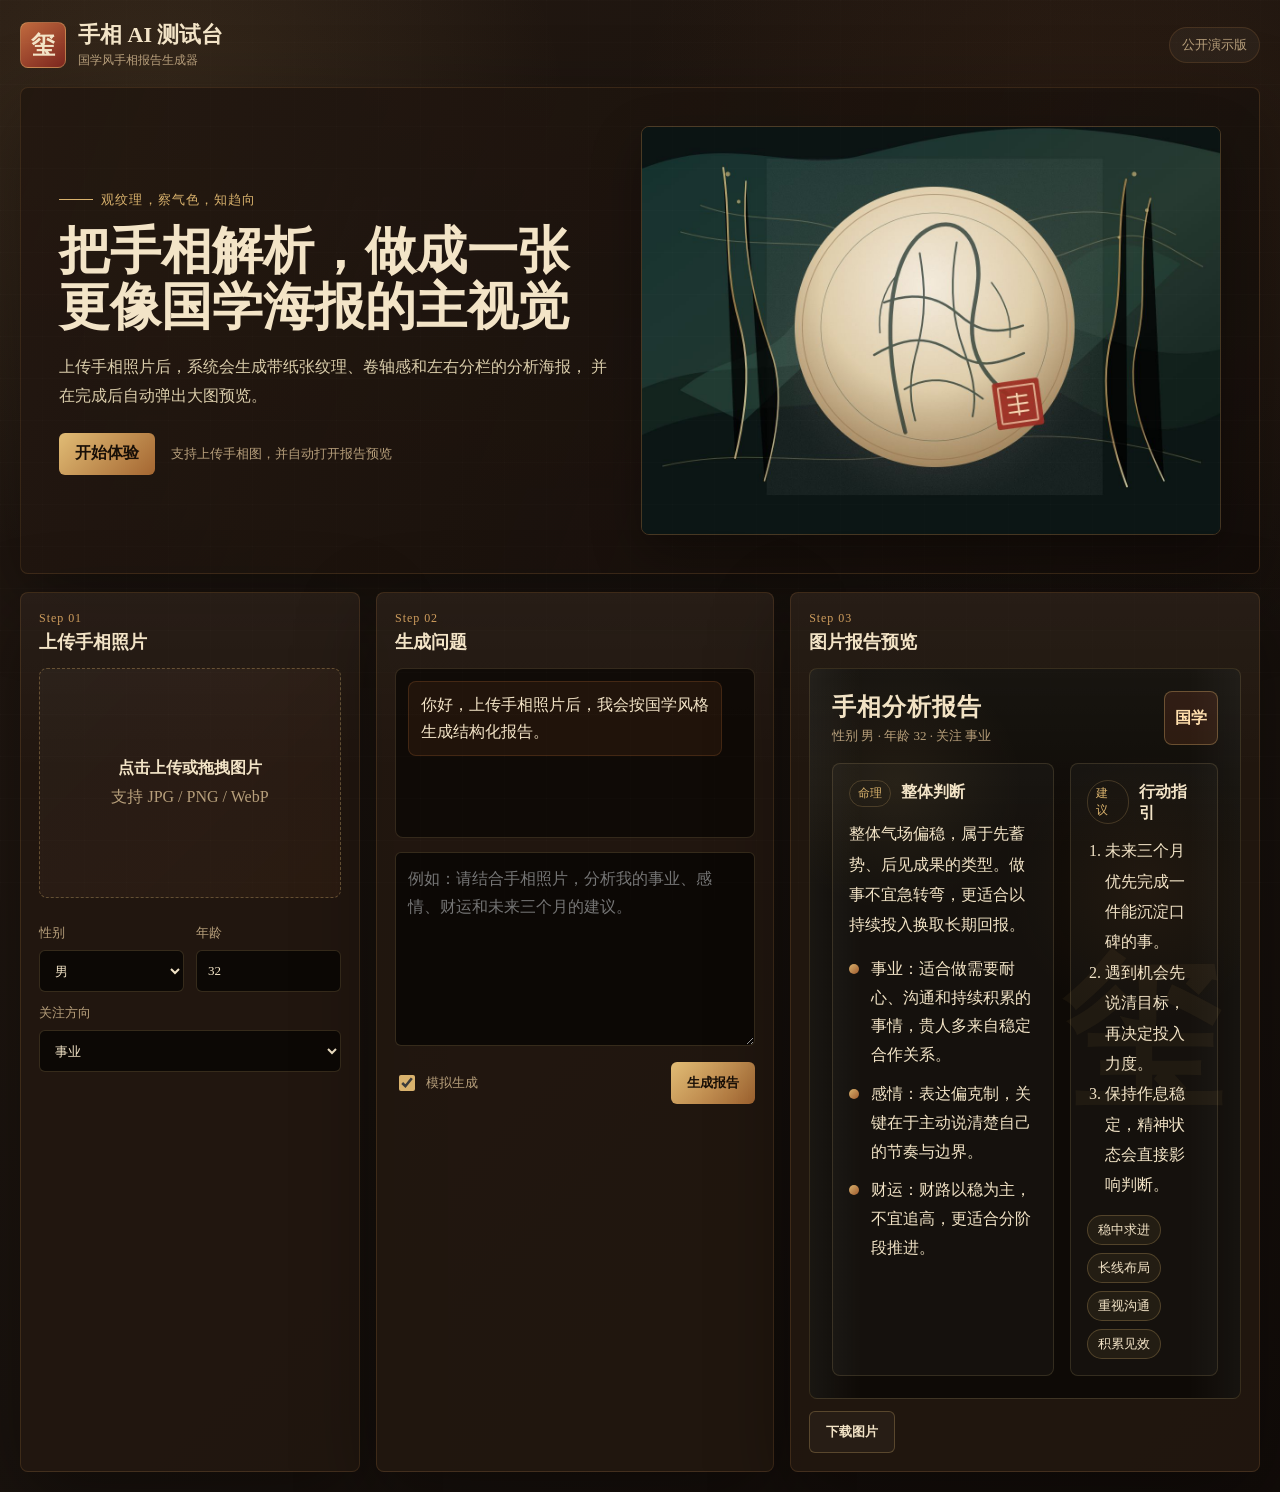
<file: index.html>
﻿<!doctype html>
<html lang="zh-CN">
  <head>
    <meta charset="utf-8" />
    <meta name="viewport" content="width=device-width, initial-scale=1, viewport-fit=cover" />
    <meta name="theme-color" content="#1a130e" />
    <title>手相 AI 测试台</title>
    <link rel="stylesheet" href="assets/styles.css" />
  </head>
  <body>
    <div class="shell">
      <header class="topbar">
        <div class="brand">
          <div class="brand-mark">玺</div>
          <div>
            <div class="brand-name">手相 AI 测试台</div>
            <div class="brand-sub">国学风手相报告生成器</div>
          </div>
        </div>
        <div class="status-pill" id="apiStatus">检测中</div>
      </header>

      <section class="hero">
        <div class="hero-copy">
          <div class="hero-kicker">观纹理，察气色，知趋向</div>
          <h1>把手相解析，做成一张更像国学海报的主视觉</h1>
          <p>
            上传手相照片后，系统会生成带纸张纹理、卷轴感和左右分栏的分析海报，
            并在完成后自动弹出大图预览。
          </p>
          <div class="hero-actions">
            <a class="primary-link" href="#workbench">开始体验</a>
            <span class="hero-note">支持上传手相图，并自动打开报告预览</span>
          </div>
        </div>
        <div class="hero-media">
          <img src="assets/guoxue-hero.png" alt="国学风手相分析主图" />
        </div>
      </section>

      <main class="grid" id="workbench">
        <section class="panel">
          <div class="panel-head">
            <div class="step">Step 01</div>
            <h2>上传手相照片</h2>
          </div>
          <label class="upload-box" id="dropzone">
            <input id="photoInput" type="file" accept="image/*" capture="environment" />
            <img id="photoPreview" alt="手相照片预览" />
            <div class="upload-copy" id="uploadCopy">
              <strong>点击上传或拖拽图片</strong>
              <span>支持 JPG / PNG / WebP</span>
            </div>
          </label>

          <div class="field-row">
            <label class="field">
              <span>性别</span>
              <select id="gender">
                <option>男</option>
                <option>女</option>
              </select>
            </label>
            <label class="field">
              <span>年龄</span>
              <input id="age" type="number" min="1" max="120" value="32" />
            </label>
          </div>

          <label class="field">
            <span>关注方向</span>
            <select id="focus">
              <option>事业</option>
              <option>感情</option>
              <option>财运</option>
              <option>健康</option>
              <option>综合</option>
            </select>
          </label>
        </section>

        <section class="panel">
          <div class="panel-head">
            <div class="step">Step 02</div>
            <h2>生成问题</h2>
          </div>
          <div class="chat-log" id="chatLog">
            <div class="bubble assistant">你好，上传手相照片后，我会按国学风格生成结构化报告。</div>
          </div>
          <textarea id="prompt" rows="6" placeholder="例如：请结合手相照片，分析我的事业、感情、财运和未来三个月的建议。"></textarea>
          <div class="toolbar">
            <label class="toggle">
              <input id="mockMode" type="checkbox" checked />
              <span>模拟生成</span>
            </label>
            <button id="sendBtn" class="primary-btn" type="button">生成报告</button>
          </div>
          <div class="progress-wrap" id="progressWrap" hidden>
            <div class="progress-title" id="progressText">正在生成</div>
            <div class="progress-bar">
              <div class="progress-fill" id="progressFill"></div>
            </div>
          </div>
        </section>

        <section class="panel panel-report">
          <div class="panel-head">
            <div class="step">Step 03</div>
            <h2>图片报告预览</h2>
          </div>
          <div class="report-card" id="reportCard">
            <div class="report-watermark">玺</div>
            <div class="report-top">
              <div>
                <div class="report-title">手相分析报告</div>
                <div class="report-sub" id="reportMeta">等待生成</div>
              </div>
              <div class="report-seal">国学</div>
            </div>
            <div class="report-body" id="reportBody">
              <div class="report-empty">生成后，这里会以图片化版式展示结果。</div>
            </div>
          </div>
          <div class="action-row">
            <button id="downloadBtn" class="secondary-btn" type="button">下载图片</button>
          </div>
        </section>
      </main>
    </div>

    <div class="preview-modal" id="previewModal" hidden>
      <div class="preview-sheet">
        <div class="preview-bar">
          <div class="preview-copy">
            <h3 id="previewTitle">手相分析报告</h3>
            <p id="previewMeta">大图预览</p>
          </div>
          <div class="preview-actions">
            <button id="previewDownload" class="secondary-btn" type="button">下载</button>
            <button id="previewClose" class="primary-btn" type="button">关闭</button>
          </div>
        </div>
        <img id="previewCanvas" class="preview-image" alt="报告大图预览" />
      </div>
    </div>

    <script src="assets/app.js"></script>
  </body>
</html>
</file>
<file: assets/styles.css>
:root {
  color-scheme: dark;
  --bg: #1a130e;
  --panel: rgba(34, 23, 16, 0.92);
  --panel-2: rgba(21, 15, 11, 0.92);
  --line: rgba(146, 103, 55, 0.26);
  --text: #f3e4c7;
  --muted: #b79f7b;
  --accent: #d9b26d;
  --accent-2: #9f5b2e;
  --shadow: 0 26px 80px rgba(0, 0, 0, 0.38);
}

* { box-sizing: border-box; }

html, body {
  margin: 0;
  min-width: 320px;
  font-family: "Noto Serif SC", "Songti SC", "STSong", "Microsoft YaHei", serif;
  background:
    radial-gradient(circle at 12% 10%, rgba(217, 178, 109, 0.12), transparent 24%),
    radial-gradient(circle at 86% 12%, rgba(159, 91, 46, 0.12), transparent 28%),
    linear-gradient(135deg, #231811 0%, #1a130e 52%, #120c09 100%);
  color: var(--text);
}

body::before {
  content: "";
  position: fixed;
  inset: 0;
  pointer-events: none;
  background-image:
    linear-gradient(rgba(255,255,255,0.025) 1px, transparent 1px),
    linear-gradient(90deg, rgba(255,255,255,0.018) 1px, transparent 1px);
  background-size: 42px 42px;
  opacity: 0.55;
}

.shell {
  width: min(1500px, 100%);
  margin: 0 auto;
  padding: 20px;
}

.topbar {
  display: flex;
  justify-content: space-between;
  align-items: center;
  gap: 16px;
  margin-bottom: 18px;
}

.brand {
  display: flex;
  align-items: center;
  gap: 12px;
}

.brand-mark {
  width: 46px;
  height: 46px;
  display: grid;
  place-items: center;
  border: 1px solid rgba(217, 178, 109, 0.42);
  border-radius: 8px;
  background: linear-gradient(145deg, #c06a3e, #7c261e);
  font-size: 24px;
  font-weight: 800;
}

.brand-name { font-size: 22px; font-weight: 800; }
.brand-sub { color: var(--muted); font-size: 12px; margin-top: 2px; }

.status-pill {
  padding: 8px 12px;
  border: 1px solid var(--line);
  border-radius: 999px;
  background: rgba(255,255,255,0.04);
  color: var(--muted);
  font-size: 13px;
}

.grid {
  display: grid;
  grid-template-columns: 340px minmax(360px, 1fr) minmax(400px, 1.18fr);
  gap: 16px;
}

.hero {
  display: grid;
  grid-template-columns: minmax(0, 0.98fr) minmax(320px, 1.02fr);
  gap: 24px;
  align-items: center;
  min-height: clamp(360px, 48vh, 560px);
  margin-bottom: 18px;
  padding: clamp(20px, 3vw, 44px);
  border: 1px solid var(--line);
  border-radius: 8px;
  background:
    linear-gradient(110deg, rgba(34, 23, 16, 0.96), rgba(18, 12, 9, 0.76)),
    linear-gradient(180deg, rgba(217, 178, 109, 0.08), transparent);
  box-shadow: var(--shadow);
  overflow: hidden;
}

.hero-copy { position: relative; z-index: 1; }

.hero-kicker {
  display: inline-flex;
  align-items: center;
  gap: 8px;
  color: var(--accent);
  font-size: 13px;
  letter-spacing: 0.08em;
}

.hero-kicker::before {
  content: "";
  width: 34px;
  height: 1px;
  background: var(--accent);
}

.hero h1 {
  max-width: 640px;
  margin: 14px 0 14px;
  font-size: clamp(34px, 4vw, 62px);
  line-height: 1.1;
}

.hero p {
  max-width: 560px;
  margin-bottom: 22px;
  color: #dacdab;
  font-size: 16px;
  line-height: 1.85;
}

.hero-actions {
  display: flex;
  flex-wrap: wrap;
  gap: 12px 16px;
  align-items: center;
}

.primary-link {
  display: inline-flex;
  min-height: 42px;
  align-items: center;
  justify-content: center;
  padding: 0 16px;
  border-radius: 6px;
  background: linear-gradient(135deg, #e1bc75, #a46631);
  color: #180f07;
  text-decoration: none;
  font-weight: 800;
}

.hero-note {
  color: var(--muted);
  font-size: 13px;
}

.hero-media { margin: 0; align-self: stretch; }

.hero-media img {
  display: block;
  width: 100%;
  height: 100%;
  min-height: 320px;
  object-fit: cover;
  border: 1px solid rgba(217, 178, 109, 0.24);
  border-radius: 8px;
  box-shadow: 0 18px 50px rgba(0,0,0,0.3);
}

.panel {
  min-height: 420px;
  padding: 18px;
  border: 1px solid var(--line);
  border-radius: 8px;
  background: linear-gradient(180deg, rgba(255,255,255,0.03), transparent 180px), var(--panel);
  box-shadow: var(--shadow);
}

.panel-head { margin-bottom: 14px; }
.step { color: #cf9d5d; font-size: 12px; letter-spacing: 0.08em; }
h2 { margin: 4px 0 0; font-size: 18px; }

.upload-box {
  position: relative;
  display: grid;
  place-items: center;
  min-height: 230px;
  border: 1px dashed rgba(217, 178, 109, 0.34);
  border-radius: 8px;
  overflow: hidden;
  cursor: pointer;
  background: linear-gradient(135deg, rgba(255,255,255,0.03), rgba(159,91,46,0.08));
}

.upload-box input {
  position: absolute;
  inset: 0;
  opacity: 0;
  cursor: pointer;
}

#photoPreview {
  display: none;
  position: absolute;
  inset: 0;
  width: 100%;
  height: 100%;
  object-fit: cover;
}

.upload-copy {
  display: grid;
  gap: 8px;
  justify-items: center;
  text-align: center;
  z-index: 1;
  color: var(--muted);
}

.upload-copy strong { color: var(--text); }

.field-row {
  display: grid;
  grid-template-columns: repeat(2, minmax(0, 1fr));
  gap: 12px;
  margin-top: 14px;
}

.field {
  display: grid;
  gap: 8px;
  margin-top: 12px;
  color: var(--muted);
  font-size: 13px;
}

input, select, textarea {
  width: 100%;
  border: 1px solid rgba(219, 184, 122, 0.2);
  border-radius: 6px;
  background: rgba(9, 6, 4, 0.84);
  color: var(--text);
  font: inherit;
  outline: none;
}

input, select { min-height: 42px; padding: 9px 11px; }
textarea { min-height: 142px; padding: 12px; resize: vertical; line-height: 1.75; margin-top: 14px; }
input:focus, select:focus, textarea:focus { box-shadow: 0 0 0 3px rgba(217, 178, 109, 0.12); border-color: rgba(217, 178, 109, 0.5); }

.chat-log {
  min-height: 170px;
  padding: 12px;
  border: 1px solid rgba(219, 184, 122, 0.18);
  border-radius: 8px;
  background: rgba(9, 6, 4, 0.72);
}

.bubble {
  max-width: 94%;
  margin-bottom: 10px;
  padding: 10px 12px;
  border-radius: 8px;
  line-height: 1.65;
  white-space: pre-wrap;
}

.bubble.assistant { background: rgba(159, 91, 46, 0.12); border: 1px solid rgba(159, 91, 46, 0.28); }
.bubble.user { margin-left: auto; background: rgba(217, 178, 109, 0.1); border: 1px solid rgba(217, 178, 109, 0.26); }

.toolbar, .action-row {
  display: flex;
  justify-content: space-between;
  gap: 12px;
  align-items: center;
  margin-top: 12px;
}

.toggle {
  display: inline-flex;
  align-items: center;
  gap: 8px;
  color: var(--muted);
  font-size: 13px;
}

.toggle input { width: 16px; min-height: 16px; accent-color: var(--accent); }

.primary-btn, .secondary-btn {
  min-height: 42px;
  padding: 0 16px;
  border-radius: 6px;
  font-weight: 800;
  cursor: pointer;
}

.primary-btn {
  border: 0;
  background: linear-gradient(135deg, #e1bc75, #a46631);
  color: #180f07;
}

.secondary-btn {
  border: 1px solid rgba(217, 178, 109, 0.28);
  background: rgba(255,255,255,0.03);
  color: var(--text);
}

.primary-btn:disabled { cursor: wait; opacity: 0.75; }

.progress-wrap {
  margin-top: 12px;
  padding: 12px;
  border: 1px solid rgba(219, 184, 122, 0.18);
  border-radius: 8px;
  background: rgba(9, 6, 4, 0.74);
}

.progress-title {
  margin-bottom: 10px;
  color: var(--muted);
  font-size: 13px;
}

.progress-bar {
  height: 8px;
  overflow: hidden;
  border-radius: 999px;
  background: rgba(255,255,255,0.06);
}

.progress-fill {
  width: 0%;
  height: 100%;
  border-radius: inherit;
  background: linear-gradient(90deg, #9f5b2e, #d9b26d, #8bb48a);
  transition: width 160ms linear;
}

.panel-report { display: flex; flex-direction: column; }

.report-card {
  position: relative;
  flex: 1;
  min-height: 540px;
  padding: 22px;
  border: 1px solid rgba(219, 184, 122, 0.2);
  border-radius: 8px;
  background:
    linear-gradient(180deg, rgba(255,255,255,0.04), transparent 180px),
    rgba(10, 8, 5, 0.78);
  overflow: hidden;
}

.report-card::before {
  content: "";
  position: absolute;
  inset: 0;
  pointer-events: none;
  background:
    linear-gradient(90deg, rgba(255,255,255,0.05), transparent 12%, transparent 88%, rgba(255,255,255,0.04)),
    radial-gradient(circle at 20% 16%, rgba(217, 178, 109, 0.08), transparent 18%),
    radial-gradient(circle at 78% 30%, rgba(159, 91, 46, 0.09), transparent 22%);
}

.report-watermark {
  position: absolute;
  top: 50%;
  right: 18px;
  transform: translateY(-50%);
  font-size: 160px;
  font-weight: 900;
  color: rgba(217, 178, 109, 0.06);
  pointer-events: none;
}

.report-top {
  display: flex;
  justify-content: space-between;
  gap: 12px;
  align-items: flex-start;
}

.report-title { font-size: 24px; font-weight: 900; letter-spacing: 0.04em; }
.report-sub { margin-top: 4px; color: var(--muted); font-size: 13px; }
.report-seal {
  width: 54px;
  height: 54px;
  display: grid;
  place-items: center;
  border: 1px solid rgba(217, 178, 109, 0.35);
  border-radius: 8px;
  background: rgba(184, 90, 53, 0.16);
  color: #ffdfad;
  font-weight: 800;
}

.report-body {
  position: relative;
  z-index: 1;
  margin-top: 18px;
}

.report-columns {
  display: grid;
  grid-template-columns: minmax(0, 1.2fr) minmax(0, 0.8fr);
  gap: 16px;
}

.report-section {
  padding: 16px;
  border: 1px solid rgba(219, 184, 122, 0.16);
  border-radius: 8px;
  background: rgba(255,255,255,0.03);
}

.section-head {
  display: flex;
  align-items: baseline;
  gap: 10px;
  margin-bottom: 12px;
}

.section-tag {
  padding: 4px 8px;
  border: 1px solid rgba(217, 178, 109, 0.22);
  border-radius: 999px;
  color: var(--accent);
  font-size: 12px;
}

.section-head h3 {
  margin: 0;
  font-size: 16px;
  color: var(--text);
}

.report-overview {
  margin: 0 0 14px;
  color: var(--text);
  line-height: 1.9;
}

.destiny-list {
  display: grid;
  gap: 10px;
}

.destiny-item {
  display: grid;
  grid-template-columns: 12px minmax(0, 1fr);
  gap: 10px;
  color: var(--text);
  line-height: 1.8;
}

.destiny-bullet {
  width: 10px;
  height: 10px;
  margin-top: 9px;
  border-radius: 50%;
  background: linear-gradient(135deg, #d9b26d, #9f5b2e);
}

.report-list {
  margin: 0;
  padding-left: 18px;
  line-height: 1.9;
  color: var(--text);
}

.tags {
  display: flex;
  flex-wrap: wrap;
  gap: 8px;
  margin-top: 14px;
}

.tag {
  padding: 5px 10px;
  border: 1px solid rgba(217, 178, 109, 0.26);
  border-radius: 999px;
  background: rgba(217, 178, 109, 0.08);
  font-size: 13px;
}

.report-empty {
  color: var(--muted);
  padding: 12px;
  border: 1px dashed rgba(219, 184, 122, 0.18);
  border-radius: 8px;
}

.preview-modal {
  position: fixed;
  inset: 0;
  display: grid;
  place-items: center;
  padding: 20px;
  background: rgba(11, 8, 6, 0.76);
  backdrop-filter: blur(10px);
  z-index: 30;
}

.preview-sheet {
  width: min(92vw, 1120px);
  max-height: 92vh;
  display: grid;
  grid-template-rows: auto minmax(0, 1fr);
  gap: 12px;
  padding: 16px;
  border: 1px solid rgba(219, 184, 122, 0.22);
  border-radius: 10px;
  background: rgba(33, 23, 16, 0.96);
  box-shadow: var(--shadow);
}

.preview-bar {
  display: flex;
  justify-content: space-between;
  gap: 12px;
  align-items: center;
}

.preview-copy h3 {
  margin: 0;
  font-size: 18px;
}

.preview-copy p {
  margin: 4px 0 0;
  color: var(--muted);
  font-size: 13px;
}

.preview-actions {
  display: flex;
  gap: 10px;
  align-items: center;
}

.preview-image {
  width: 100%;
  height: 100%;
  max-height: calc(92vh - 110px);
  object-fit: contain;
  border-radius: 8px;
  background: #efe1c3;
}

[hidden] { display: none !important; }

@media (max-width: 1180px) {
  .hero { grid-template-columns: 1fr; }
  .grid { grid-template-columns: 1fr; }
}

@media (max-width: 680px) {
  .shell { padding: 14px; }
  .topbar { align-items: flex-start; flex-direction: column; }
  .field-row { grid-template-columns: 1fr; }
  .toolbar, .action-row, .preview-bar { display: grid; }
  .primary-btn, .secondary-btn { width: 100%; }
  .hero {
    min-height: auto;
    padding: 20px;
  }
  .hero-media img { min-height: 240px; }
  .report-card { min-height: 480px; }
  .report-columns { grid-template-columns: 1fr; }
  .preview-sheet { width: 100%; padding: 12px; }
}
</file>
